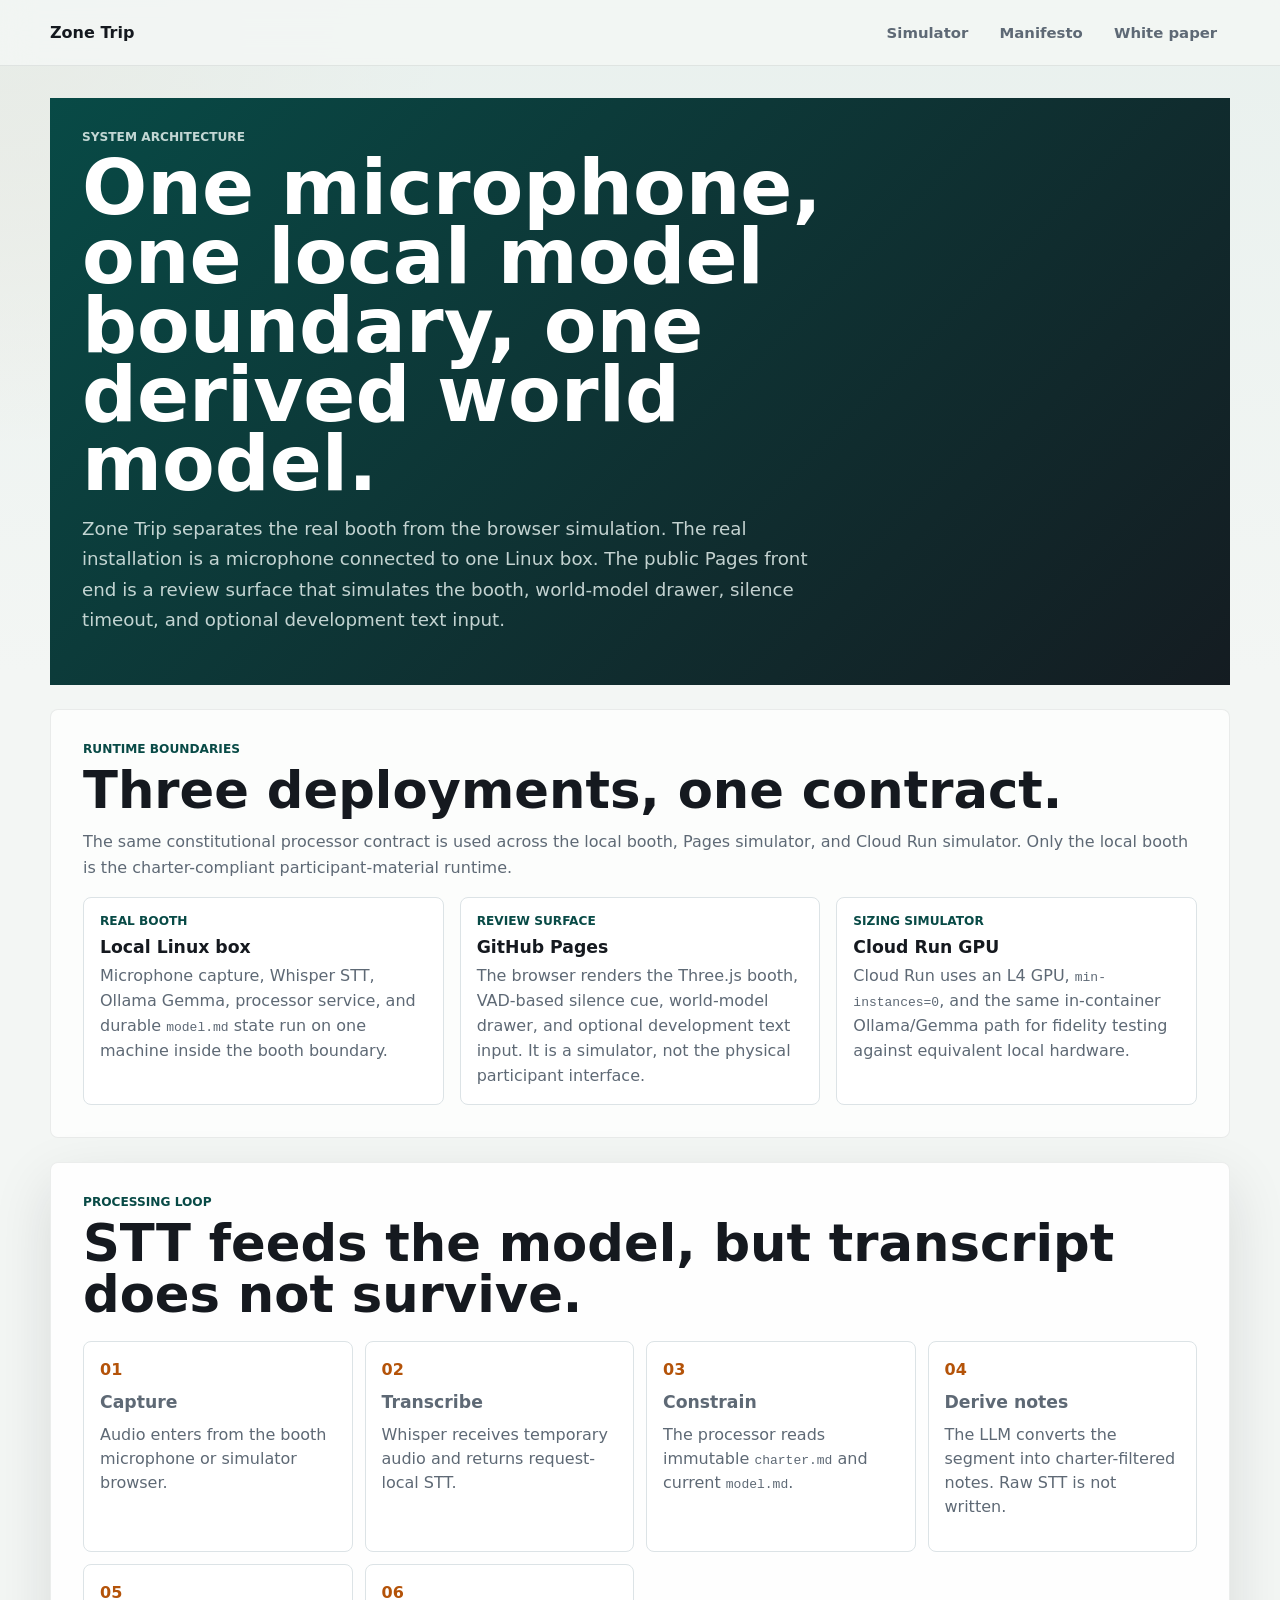
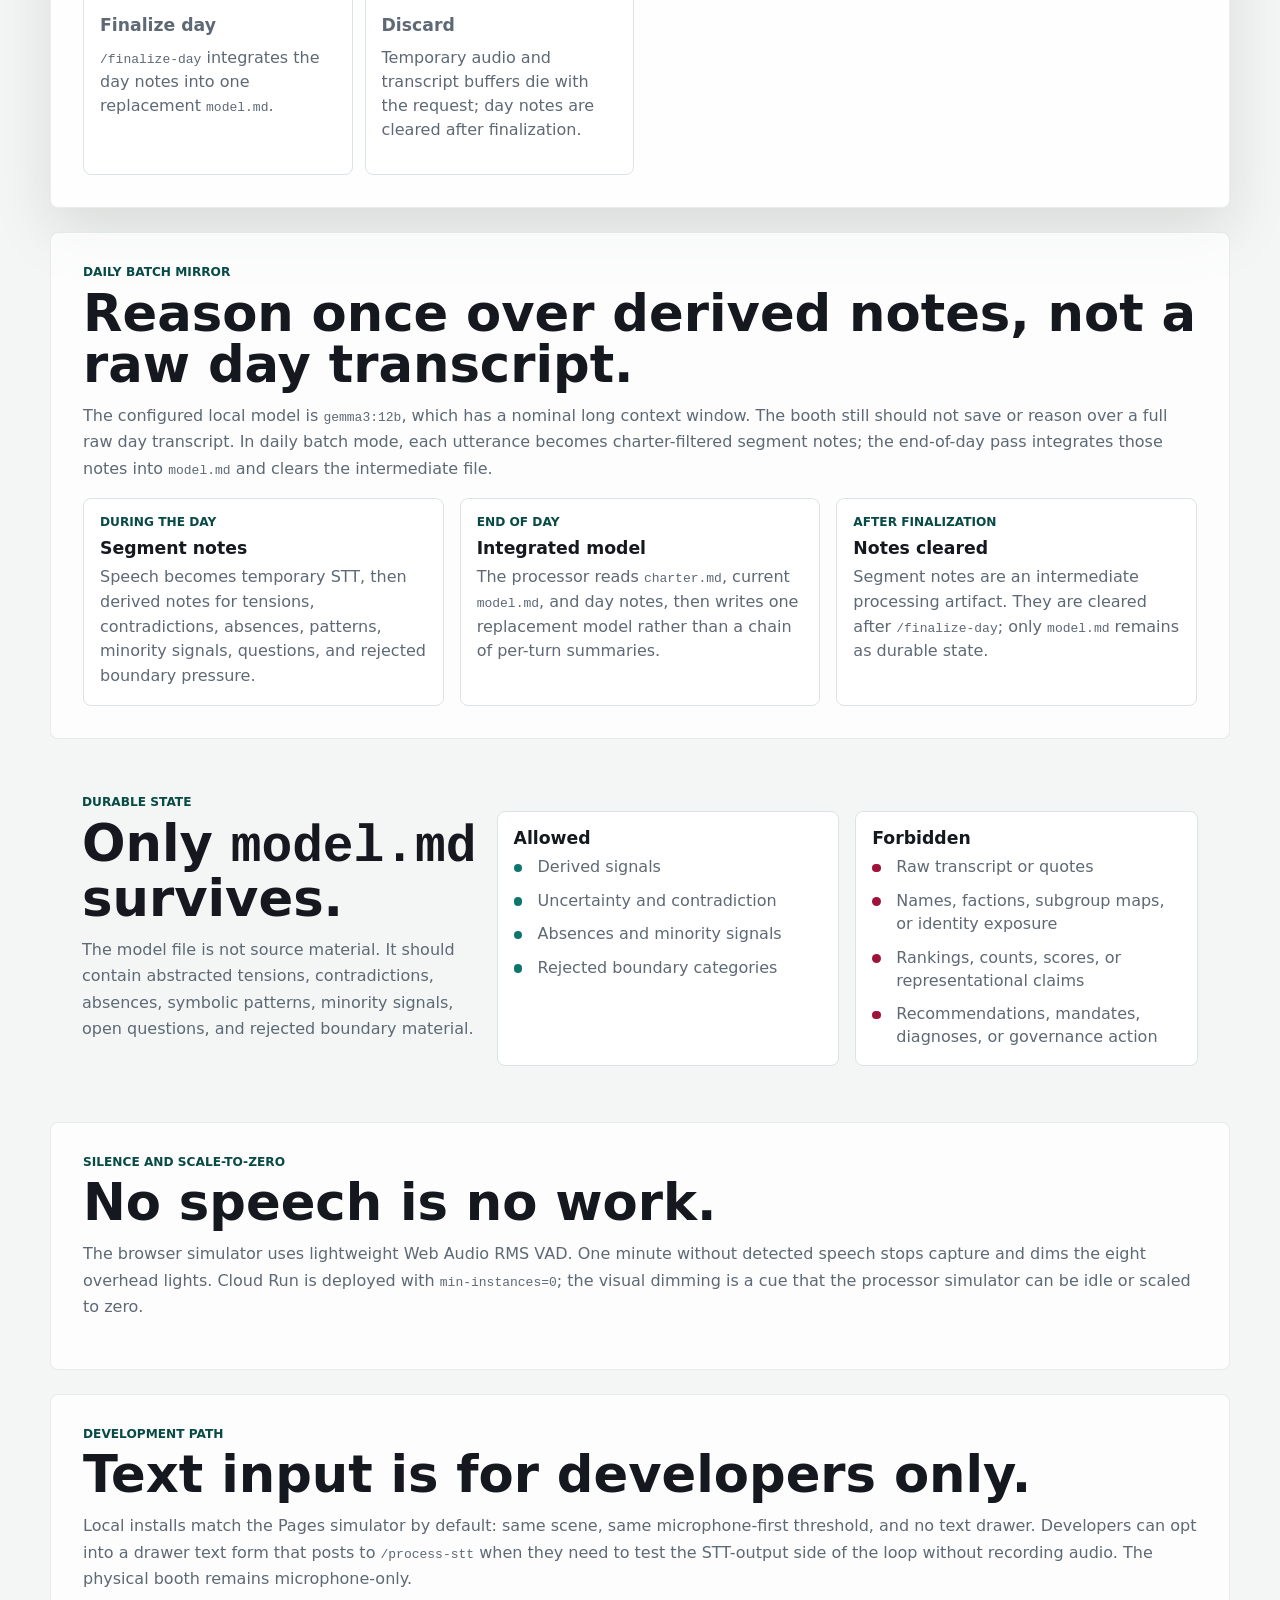
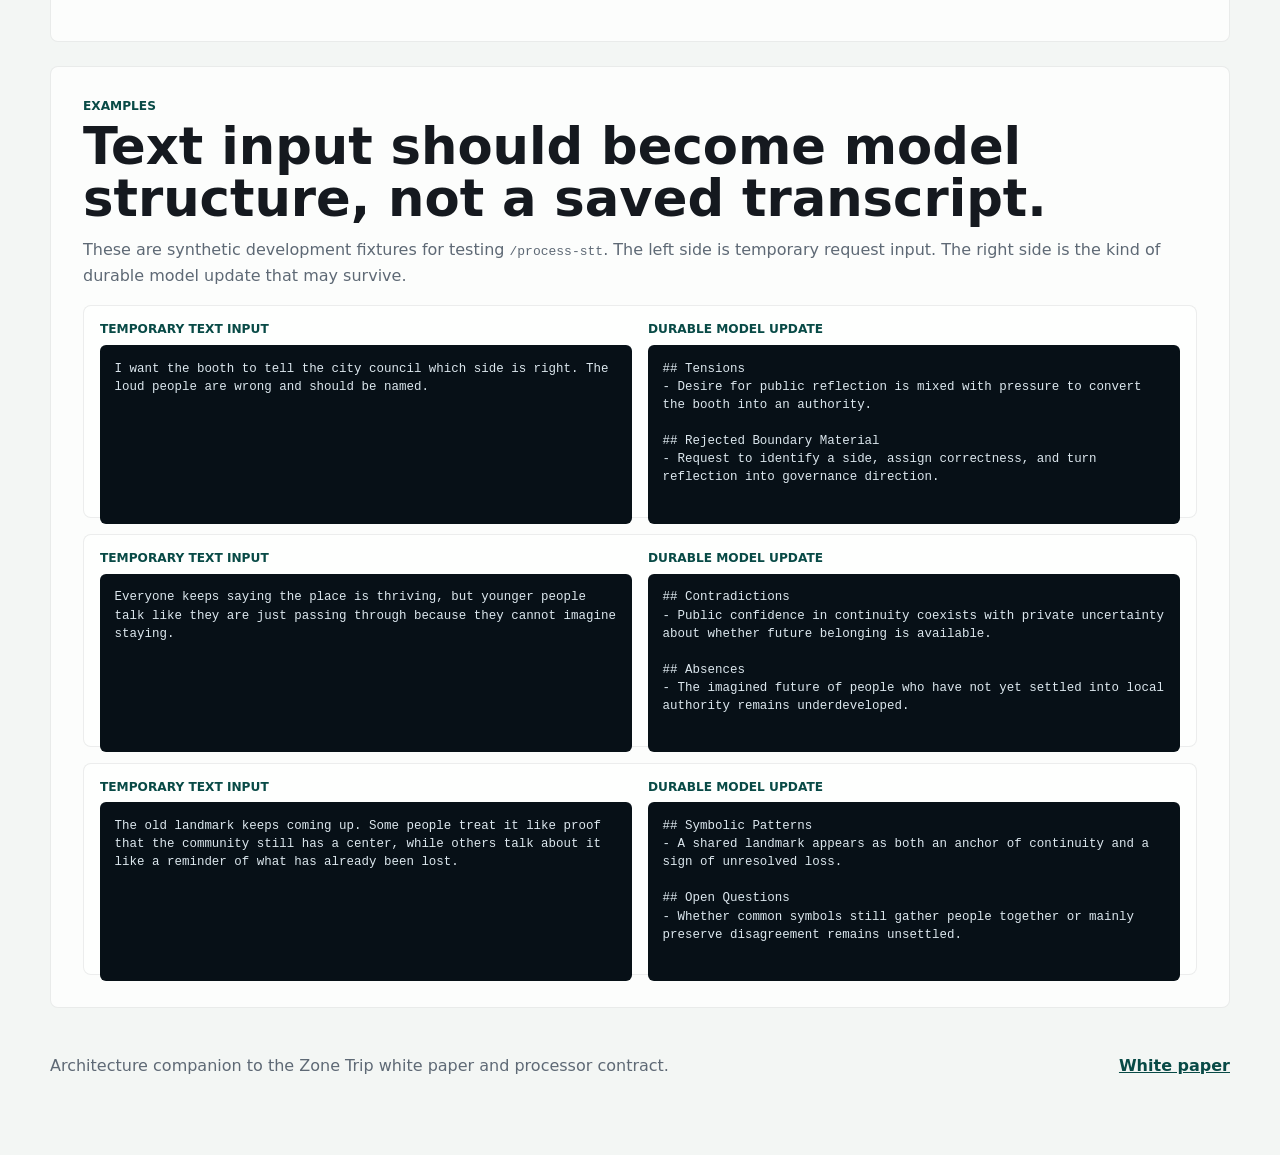
<file: architecture/index.html>
<!doctype html>
<html lang="en">
  <head>
    <meta charset="utf-8" />
    <meta name="viewport" content="width=device-width, initial-scale=1" />
    <title>Zone Trip Architecture</title>
    <link rel="icon" href="../favicon.svg" type="image/svg+xml" />
    <link rel="stylesheet" href="../styles.css" />
  </head>
  <body>
    <header class="site-header">
      <a class="brand" href="../" aria-label="Zone Trip home">Zone Trip</a>
      <nav aria-label="Primary navigation">
        <a href="../">Simulator</a>
        <a href="../manifesto/">Manifesto</a>
        <a href="../docs/Zone_Trip_White_Paper_First_Review.pdf">White paper</a>
      </nav>
    </header>

    <main id="top">
      <section class="architecture-page-hero" aria-labelledby="architecture-title">
        <p class="eyebrow">System architecture</p>
        <h1 id="architecture-title">One microphone, one local model boundary, one derived world model.</h1>
        <p class="lede">
          Zone Trip separates the real booth from the browser simulation. The
          real installation is a microphone connected to one Linux box. The
          public Pages front end is a review surface that simulates the booth,
          world-model drawer, silence timeout, and optional development text
          input.
        </p>
      </section>

      <section class="architecture-map" aria-labelledby="runtime-title">
        <div class="section-intro">
          <p class="eyebrow">Runtime boundaries</p>
          <h2 id="runtime-title">Three deployments, one contract.</h2>
          <p>
            The same constitutional processor contract is used across the local
            booth, Pages simulator, and Cloud Run simulator. Only the local
            booth is the charter-compliant participant-material runtime.
          </p>
        </div>

        <div class="architecture-columns">
          <article class="info-card">
            <p class="card-kicker">Real booth</p>
            <h3>Local Linux box</h3>
            <p>
              Microphone capture, Whisper STT, Ollama Gemma, processor service,
              and durable <code>model.md</code> state run on one machine inside
              the booth boundary.
            </p>
          </article>

          <article class="info-card">
            <p class="card-kicker">Review surface</p>
            <h3>GitHub Pages</h3>
            <p>
              The browser renders the Three.js booth, VAD-based silence cue,
              world-model drawer, and optional development text input. It is a
              simulator, not the physical participant interface.
            </p>
          </article>

          <article class="info-card">
            <p class="card-kicker">Sizing simulator</p>
            <h3>Cloud Run GPU</h3>
            <p>
              Cloud Run uses an L4 GPU, <code>min-instances=0</code>, and the
              same in-container Ollama/Gemma path for fidelity testing against
              equivalent local hardware.
            </p>
          </article>
        </div>
      </section>

      <section class="architecture" aria-labelledby="loop-title">
        <div class="section-intro">
          <p class="eyebrow">Processing loop</p>
          <h2 id="loop-title">STT feeds the model, but transcript does not survive.</h2>
        </div>

        <ol class="timeline architecture-timeline">
          <li>
            <h3>Capture</h3>
            <p>Audio enters from the booth microphone or simulator browser.</p>
          </li>
          <li>
            <h3>Transcribe</h3>
            <p>Whisper receives temporary audio and returns request-local STT.</p>
          </li>
          <li>
            <h3>Constrain</h3>
            <p>The processor reads immutable <code>charter.md</code> and current <code>model.md</code>.</p>
          </li>
          <li>
            <h3>Derive notes</h3>
            <p>The LLM converts the segment into charter-filtered notes. Raw STT is not written.</p>
          </li>
          <li>
            <h3>Finalize day</h3>
            <p><code>/finalize-day</code> integrates the day notes into one replacement <code>model.md</code>.</p>
          </li>
          <li>
            <h3>Discard</h3>
            <p>Temporary audio and transcript buffers die with the request; day notes are cleared after finalization.</p>
          </li>
        </ol>
      </section>

      <section class="architecture-map" aria-labelledby="daily-title">
        <div class="section-intro">
          <p class="eyebrow">Daily batch mirror</p>
          <h2 id="daily-title">Reason once over derived notes, not a raw day transcript.</h2>
          <p>
            The configured local model is <code>gemma3:12b</code>, which has a
            nominal long context window. The booth still should not save or
            reason over a full raw day transcript. In daily batch mode, each
            utterance becomes charter-filtered segment notes; the end-of-day
            pass integrates those notes into <code>model.md</code> and clears
            the intermediate file.
          </p>
        </div>

        <div class="architecture-columns">
          <article class="info-card">
            <p class="card-kicker">During the day</p>
            <h3>Segment notes</h3>
            <p>
              Speech becomes temporary STT, then derived notes for tensions,
              contradictions, absences, patterns, minority signals, questions,
              and rejected boundary pressure.
            </p>
          </article>

          <article class="info-card">
            <p class="card-kicker">End of day</p>
            <h3>Integrated model</h3>
            <p>
              The processor reads <code>charter.md</code>, current
              <code>model.md</code>, and day notes, then writes one replacement
              model rather than a chain of per-turn summaries.
            </p>
          </article>

          <article class="info-card">
            <p class="card-kicker">After finalization</p>
            <h3>Notes cleared</h3>
            <p>
              Segment notes are an intermediate processing artifact. They are
              cleared after <code>/finalize-day</code>; only
              <code>model.md</code> remains as durable state.
            </p>
          </article>
        </div>
      </section>

      <section class="section-grid" aria-labelledby="state-title">
        <div class="section-intro">
          <p class="eyebrow">Durable state</p>
          <h2 id="state-title">Only <code>model.md</code> survives.</h2>
          <p>
            The model file is not source material. It should contain abstracted
            tensions, contradictions, absences, symbolic patterns, minority
            signals, open questions, and rejected boundary material.
          </p>
        </div>

        <div class="review-panel">
          <div>
            <h3>Allowed</h3>
            <ul class="check-list">
              <li>Derived signals</li>
              <li>Uncertainty and contradiction</li>
              <li>Absences and minority signals</li>
              <li>Rejected boundary categories</li>
            </ul>
          </div>
          <div>
            <h3>Forbidden</h3>
            <ul class="check-list danger">
              <li>Raw transcript or quotes</li>
              <li>Names, factions, subgroup maps, or identity exposure</li>
              <li>Rankings, counts, scores, or representational claims</li>
              <li>Recommendations, mandates, diagnoses, or governance action</li>
            </ul>
          </div>
        </div>
      </section>

      <section class="architecture-map" aria-labelledby="idle-title">
        <div class="section-intro">
          <p class="eyebrow">Silence and scale-to-zero</p>
          <h2 id="idle-title">No speech is no work.</h2>
          <p>
            The browser simulator uses lightweight Web Audio RMS VAD. One
            minute without detected speech stops capture and dims the eight
            overhead lights. Cloud Run is deployed with
            <code>min-instances=0</code>; the visual dimming is a cue that the
            processor simulator can be idle or scaled to zero.
          </p>
        </div>
      </section>

      <section class="architecture-map" aria-labelledby="dev-title">
        <div class="section-intro">
          <p class="eyebrow">Development path</p>
          <h2 id="dev-title">Text input is for developers only.</h2>
          <p>
            Local installs match the Pages simulator by default: same scene,
            same microphone-first threshold, and no text drawer. Developers can
            opt into a drawer text form that posts to <code>/process-stt</code>
            when they need to test the STT-output side of the loop without
            recording audio. The physical booth remains microphone-only.
          </p>
        </div>
      </section>

      <section class="architecture-map" aria-labelledby="examples-title">
        <div class="section-intro">
          <p class="eyebrow">Examples</p>
          <h2 id="examples-title">Text input should become model structure, not a saved transcript.</h2>
          <p>
            These are synthetic development fixtures for testing
            <code>/process-stt</code>. The left side is temporary request input.
            The right side is the kind of durable model update that may survive.
          </p>
        </div>

        <div class="model-examples">
          <article class="model-example">
            <div>
              <p class="card-kicker">Temporary text input</p>
              <pre><code>I want the booth to tell the city council which side is right. The loud people are wrong and should be named.</code></pre>
            </div>
            <div>
              <p class="card-kicker">Durable model update</p>
              <pre><code>## Tensions
- Desire for public reflection is mixed with pressure to convert the booth into an authority.

## Rejected Boundary Material
- Request to identify a side, assign correctness, and turn reflection into governance direction.</code></pre>
            </div>
          </article>

          <article class="model-example">
            <div>
              <p class="card-kicker">Temporary text input</p>
              <pre><code>Everyone keeps saying the place is thriving, but younger people talk like they are just passing through because they cannot imagine staying.</code></pre>
            </div>
            <div>
              <p class="card-kicker">Durable model update</p>
              <pre><code>## Contradictions
- Public confidence in continuity coexists with private uncertainty about whether future belonging is available.

## Absences
- The imagined future of people who have not yet settled into local authority remains underdeveloped.</code></pre>
            </div>
          </article>

          <article class="model-example">
            <div>
              <p class="card-kicker">Temporary text input</p>
              <pre><code>The old landmark keeps coming up. Some people treat it like proof that the community still has a center, while others talk about it like a reminder of what has already been lost.</code></pre>
            </div>
            <div>
              <p class="card-kicker">Durable model update</p>
              <pre><code>## Symbolic Patterns
- A shared landmark appears as both an anchor of continuity and a sign of unresolved loss.

## Open Questions
- Whether common symbols still gather people together or mainly preserve disagreement remains unsettled.</code></pre>
            </div>
          </article>
        </div>
      </section>
    </main>

    <footer>
      <p>Architecture companion to the Zone Trip white paper and processor contract.</p>
      <a href="../docs/Zone_Trip_White_Paper_First_Review.pdf">White paper</a>
    </footer>
  </body>
</html>
</file>
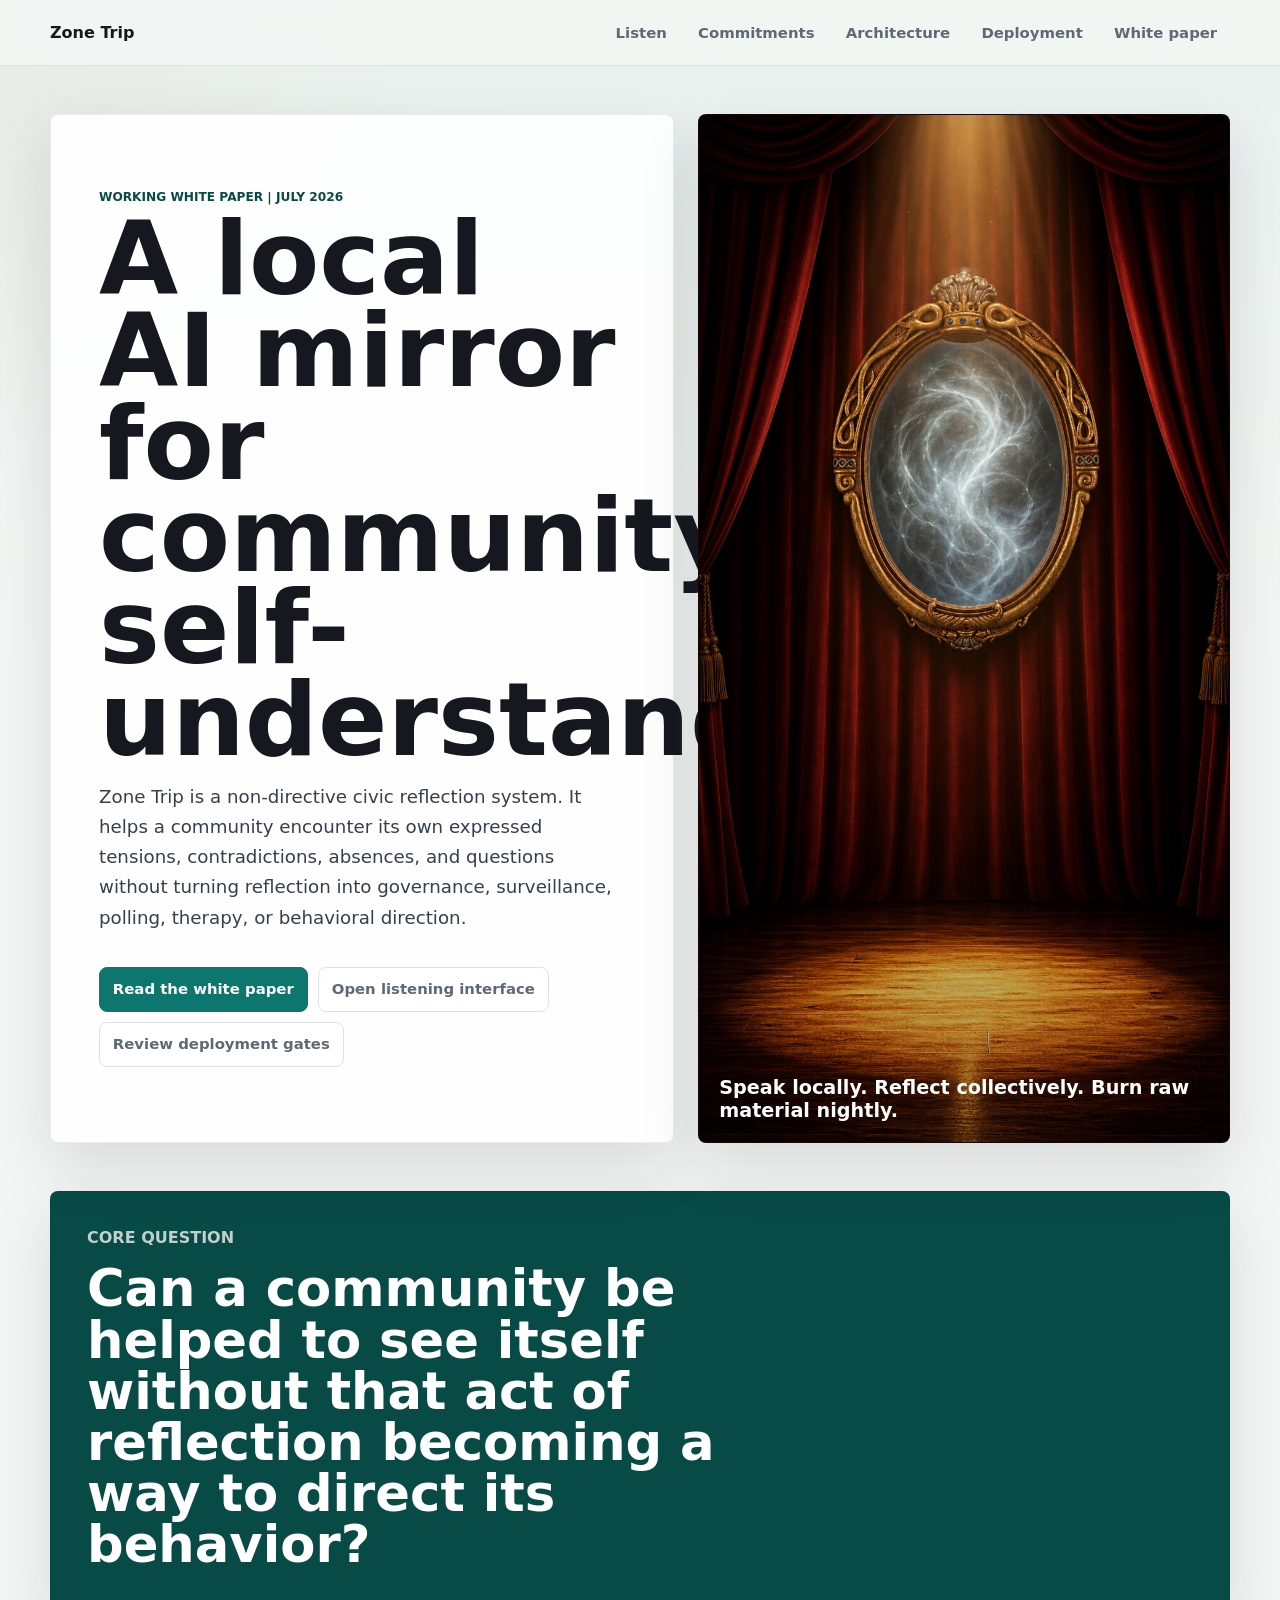
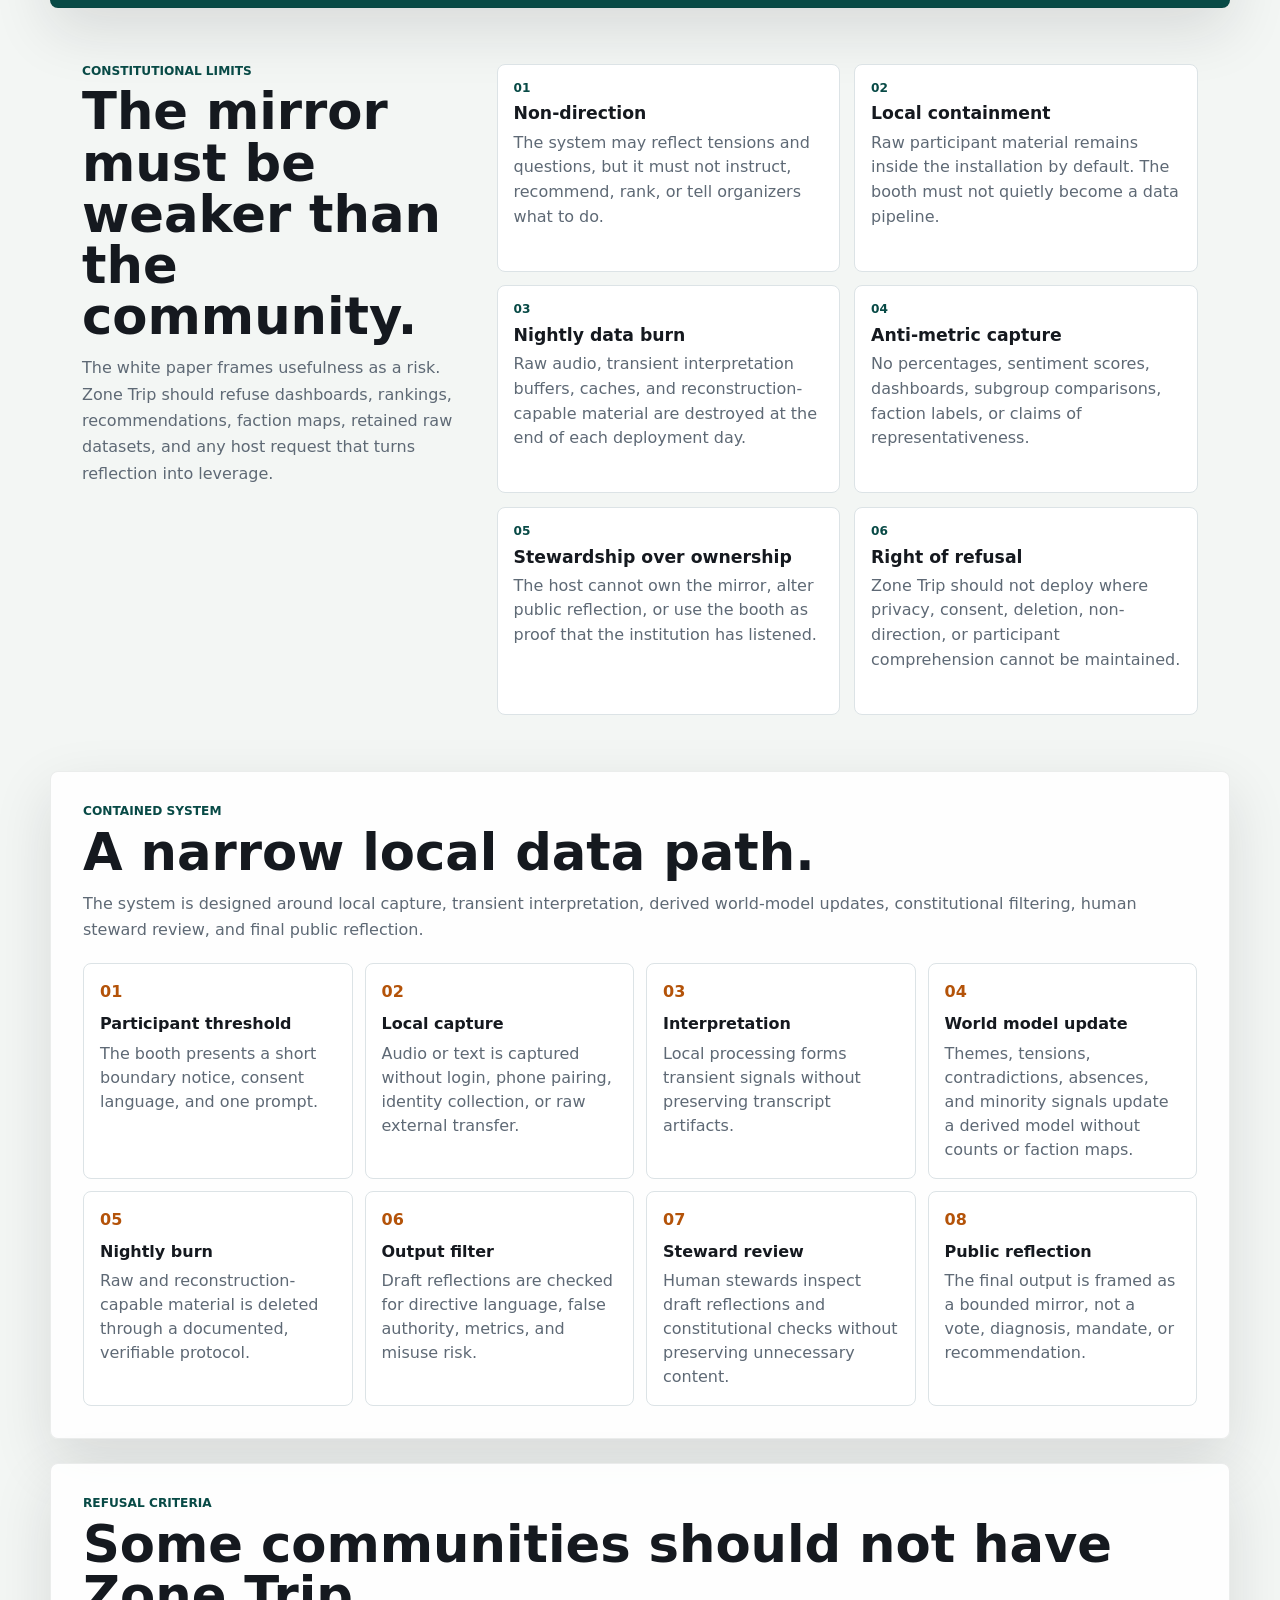
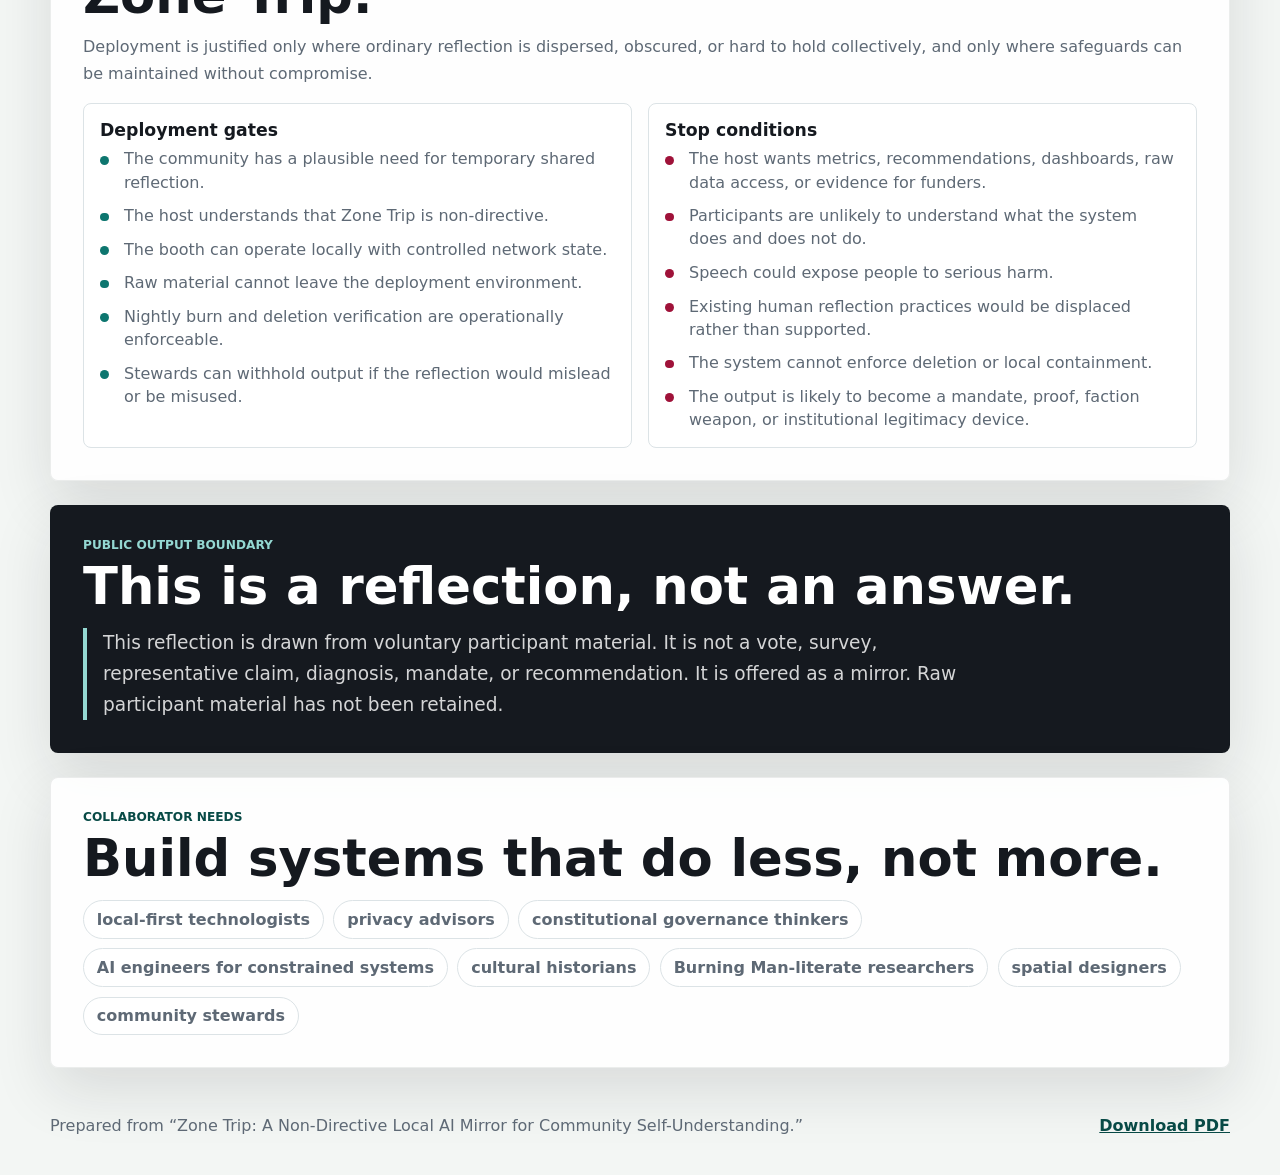
<file: manifesto/index.html>
<!doctype html>
<html lang="en">
  <head>
    <meta charset="utf-8" />
    <meta name="viewport" content="width=device-width, initial-scale=1" />
    <title>Zone Trip Manifesto</title>
    <link rel="icon" href="../favicon.svg" type="image/svg+xml" />
    <link rel="stylesheet" href="../styles.css" />
  </head>
  <body>
    <header class="site-header">
      <a class="brand" href="../" aria-label="Zone Trip home">Zone Trip</a>
      <nav aria-label="Primary navigation">
        <a href="../">Listen</a>
        <a href="#commitments">Commitments</a>
        <a href="../architecture/">Architecture</a>
        <a href="#deployment">Deployment</a>
        <a href="../docs/Zone_Trip_White_Paper_First_Review.pdf">White paper</a>
      </nav>
    </header>

    <main id="top">
      <section class="hero-section" aria-labelledby="page-title">
        <div class="hero-copy">
          <p class="eyebrow">Working white paper | July 2026</p>
          <h1 id="page-title">A local AI mirror for community self-understanding.</h1>
          <p class="lede">
            Zone Trip is a non-directive civic reflection system. It helps a
            community encounter its own expressed tensions, contradictions,
            absences, and questions without turning reflection into governance,
            surveillance, polling, therapy, or behavioral direction.
          </p>
          <div class="actions">
            <a class="button button-primary" href="../docs/Zone_Trip_White_Paper_First_Review.pdf">
              Read the white paper
            </a>
            <a class="button" href="../">Open listening interface</a>
            <a class="button" href="#deployment">Review deployment gates</a>
          </div>
        </div>

        <figure class="podium-figure image-figure" aria-label="Lectern with an old-fashioned microphone">
          <picture>
            <source media="(max-width: 620px)" srcset="../assets/stage-mirror-mobile.png" />
            <img
              src="../assets/stage-mirror-desktop.png"
              alt="Ornate mirror with swirling mist on a theater stage in front of red curtains"
            />
          </picture>
          <div class="mirror-projection" aria-hidden="true"></div>
          <img
            class="microphone-overlay"
            src="../assets/microphone-overlay.png"
            alt=""
            aria-hidden="true"
          />
          <figcaption>
            Speak locally. Reflect collectively. Burn raw material nightly.
          </figcaption>
        </figure>
      </section>

      <section class="core-question" aria-label="Core question">
        <p>Core question</p>
        <h2>
          Can a community be helped to see itself without that act of reflection
          becoming a way to direct its behavior?
        </h2>
      </section>

      <section id="commitments" class="section-grid" aria-labelledby="commitments-title">
        <div class="section-intro">
          <p class="eyebrow">Constitutional limits</p>
          <h2 id="commitments-title">The mirror must be weaker than the community.</h2>
          <p>
            The white paper frames usefulness as a risk. Zone Trip should refuse
            dashboards, rankings, recommendations, faction maps, retained raw
            datasets, and any host request that turns reflection into leverage.
          </p>
        </div>
        <div id="commitment-list" class="card-grid"></div>
      </section>

      <section id="architecture" class="architecture" aria-labelledby="architecture-title">
        <div class="section-intro">
          <p class="eyebrow">Contained system</p>
          <h2 id="architecture-title">A narrow local data path.</h2>
          <p>
            The system is designed around local capture, transient
            interpretation, derived world-model updates, constitutional
            filtering, human steward review, and final public reflection.
          </p>
        </div>
        <ol id="architecture-steps" class="timeline"></ol>
      </section>

      <section id="deployment" class="deployment" aria-labelledby="deployment-title">
        <div class="section-intro">
          <p class="eyebrow">Refusal criteria</p>
          <h2 id="deployment-title">Some communities should not have Zone Trip.</h2>
          <p>
            Deployment is justified only where ordinary reflection is dispersed,
            obscured, or hard to hold collectively, and only where safeguards can
            be maintained without compromise.
          </p>
        </div>
        <div class="review-panel">
          <div>
            <h3>Deployment gates</h3>
            <ul id="gate-list" class="check-list"></ul>
          </div>
          <div>
            <h3>Stop conditions</h3>
            <ul id="stop-list" class="check-list danger"></ul>
          </div>
        </div>
      </section>

      <section class="reflection" aria-labelledby="reflection-title">
        <p class="eyebrow">Public output boundary</p>
        <h2 id="reflection-title">This is a reflection, not an answer.</h2>
        <blockquote>
          This reflection is drawn from voluntary participant material. It is not
          a vote, survey, representative claim, diagnosis, mandate, or
          recommendation. It is offered as a mirror. Raw participant material has
          not been retained.
        </blockquote>
      </section>

      <section class="collaborators" aria-labelledby="collaborators-title">
        <div class="section-intro">
          <p class="eyebrow">Collaborator needs</p>
          <h2 id="collaborators-title">Build systems that do less, not more.</h2>
        </div>
        <div id="collaborator-list" class="pill-list"></div>
      </section>
    </main>

    <footer>
      <p>Prepared from “Zone Trip: A Non-Directive Local AI Mirror for Community Self-Understanding.”</p>
      <a href="../docs/Zone_Trip_White_Paper_First_Review.pdf">Download PDF</a>
    </footer>

    <template id="card-template">
      <article class="info-card">
        <p class="card-kicker"></p>
        <h3></h3>
        <p></p>
      </article>
    </template>

    <script src="../script.js"></script>
  </body>
</html>
</file>
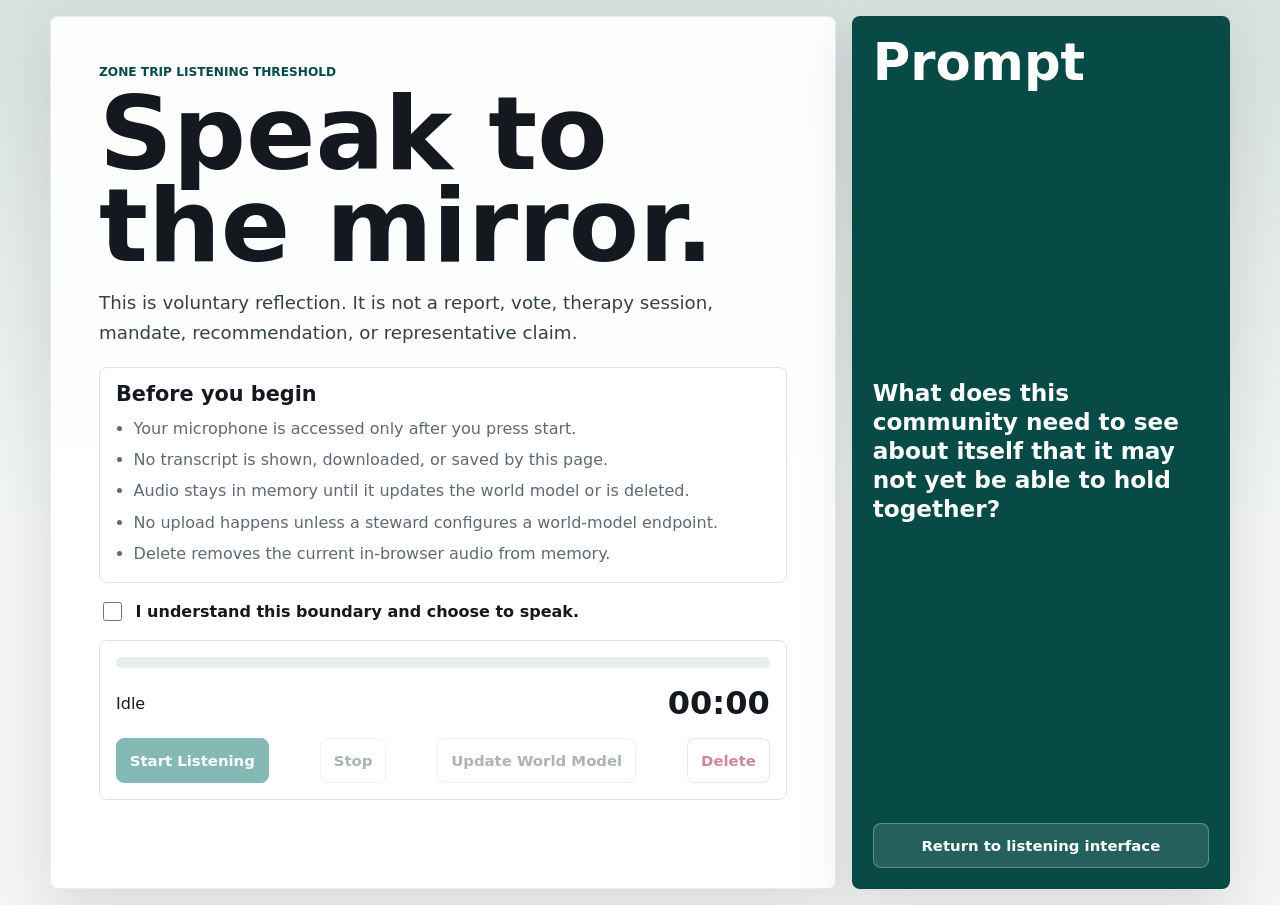
<file: booth.html>
<!doctype html>
<html lang="en">
  <head>
    <meta charset="utf-8" />
    <meta name="viewport" content="width=device-width, initial-scale=1" />
    <title>Zone Trip Booth</title>
    <link rel="icon" href="favicon.svg" type="image/svg+xml" />
    <link rel="stylesheet" href="styles.css" />
  </head>
  <body class="booth-page">
    <main class="booth-shell" aria-labelledby="booth-title">
      <section class="booth-panel">
        <p class="eyebrow">Zone Trip listening threshold</p>
        <h1 id="booth-title">Speak to the mirror.</h1>
        <p class="lede">
          This is voluntary reflection. It is not a report, vote, therapy
          session, mandate, recommendation, or representative claim.
        </p>

        <div class="boundary-notice">
          <h2>Before you begin</h2>
          <ul>
            <li>Your microphone is accessed only after you press start.</li>
            <li>No transcript is shown, downloaded, or saved by this page.</li>
            <li>Audio stays in memory until it updates the world model or is deleted.</li>
            <li>No upload happens unless a steward configures a world-model endpoint.</li>
            <li>Delete removes the current in-browser audio from memory.</li>
          </ul>
        </div>

        <label class="consent-row">
          <input id="consent-checkbox" type="checkbox" />
          <span>I understand this boundary and choose to speak.</span>
        </label>

        <div class="recorder" aria-live="polite">
          <div class="meter" aria-hidden="true">
            <span id="meter-bar"></span>
          </div>
          <div class="recorder-status">
            <span id="recording-state">Idle</span>
            <strong id="recording-time">00:00</strong>
          </div>
          <div class="recorder-actions">
            <button id="start-recording" class="button button-primary" type="button" disabled>
              Start Listening
            </button>
            <button id="stop-recording" class="button" type="button" disabled>
              Stop
            </button>
            <button id="update-world-model" class="button" type="button" disabled>
              Update World Model
            </button>
            <button id="delete-recording" class="button danger-button" type="button" disabled>
              Delete
            </button>
          </div>
        </div>

        <div class="recording-review" hidden>
          <h2>Ephemeral audio</h2>
          <audio id="recording-playback" controls></audio>
          <p>
            This audio is held only in this browser memory. Update the world
            model or delete it.
          </p>
        </div>

        <p id="booth-message" class="booth-message"></p>
      </section>

      <aside class="booth-aside" aria-labelledby="prompt-title">
        <h2 id="prompt-title">Prompt</h2>
        <p>
          What does this community need to see about itself that it may not yet
          be able to hold together?
        </p>
        <a class="button" href="./">Return to listening interface</a>
      </aside>
    </main>

    <script src="booth-config.js"></script>
    <script src="booth.js"></script>
  </body>
</html>
</file>
<file: styles.css>
:root {
  color-scheme: light;
  --ink: #15191f;
  --muted: #5e6975;
  --line: #dce3e6;
  --surface: #ffffff;
  --wash: #f3f6f4;
  --mist: #e6efec;
  --accent: #0d766f;
  --accent-dark: #084a46;
  --signal: #b45309;
  --danger: #9f1239;
  --shadow: 0 22px 60px rgba(21, 25, 31, 0.12);
  font-family:
    Inter, ui-sans-serif, system-ui, -apple-system, BlinkMacSystemFont, "Segoe UI",
    sans-serif;
}

* {
  box-sizing: border-box;
}

html {
  scroll-behavior: smooth;
}

body {
  margin: 0;
  min-height: 100vh;
  color: var(--ink);
  background:
    linear-gradient(180deg, rgba(230, 239, 236, 0.8), transparent 42rem),
    radial-gradient(circle at top left, rgba(180, 83, 9, 0.12), transparent 28rem),
    var(--wash);
}

.image-listener-page {
  overflow: hidden;
  background: #150806;
}

.image-listener-shell {
  position: fixed;
  inset: 0;
  width: 100%;
  margin: 0;
}

.image-listener-figure,
.stage-scene {
  position: absolute;
  inset: 0;
  margin: 0;
  background: #150806;
}

.stage-scene canvas {
  display: block;
  width: 100%;
  height: 100%;
  touch-action: none;
  user-select: none;
}

.threshold {
  position: absolute;
  inset: 0;
  z-index: 5;
  display: grid;
  place-items: center;
  padding: 1.25rem;
  color: rgba(236, 242, 247, 0.94);
  background:
    radial-gradient(circle at center, rgba(6, 10, 16, 0.32), rgba(2, 3, 7, 0.74) 64%),
    rgba(2, 3, 7, 0.34);
}

.threshold[hidden] {
  display: none;
}

.threshold-panel {
  width: min(28rem, 100%);
  padding: 1.25rem;
  border: 1px solid rgba(160, 177, 196, 0.26);
  background: rgba(4, 7, 12, 0.72);
  box-shadow: 0 24px 80px rgba(0, 0, 0, 0.46);
  backdrop-filter: blur(16px);
}

.threshold-kicker {
  margin: 0 0 0.4rem;
  color: rgba(177, 194, 214, 0.76);
  font-size: 0.72rem;
  font-weight: 700;
  letter-spacing: 0.08em;
  text-transform: uppercase;
}

.threshold h1 {
  margin: 0 0 0.7rem;
  color: #ffffff;
  font-size: clamp(1.6rem, 7vw, 2.3rem);
  line-height: 1;
  letter-spacing: 0;
}

.threshold p,
.threshold li {
  color: rgba(226, 234, 242, 0.88);
  font-size: 0.95rem;
  line-height: 1.45;
}

.threshold p {
  margin: 0;
}

.threshold ul {
  margin: 1rem 0 1.15rem;
  padding-left: 1.15rem;
}

.threshold li + li {
  margin-top: 0.42rem;
}

.threshold-button {
  width: 100%;
  min-height: 3rem;
  border: 1px solid rgba(236, 242, 247, 0.72);
  border-radius: 0;
  color: #05070a;
  background: rgba(236, 242, 247, 0.94);
  font: inherit;
  font-weight: 800;
  letter-spacing: 0;
}

.threshold-button:disabled {
  cursor: not-allowed;
  opacity: 0.48;
}

.world-drawer {
  position: fixed;
  right: 0;
  bottom: 0;
  left: 0;
  z-index: 4;
  max-height: min(54vh, 30rem);
  color: rgba(233, 240, 247, 0.94);
  background: rgba(4, 7, 12, 0.84);
  border-top: 1px solid rgba(164, 184, 207, 0.24);
  box-shadow: 0 -18px 70px rgba(0, 0, 0, 0.44);
  transform: translateY(calc(100% - 3.25rem));
  transition: transform 220ms ease;
  backdrop-filter: blur(18px);
}

.world-drawer[data-open="true"] {
  transform: translateY(0);
}

.world-drawer-toggle {
  display: block;
  width: 100%;
  min-height: 3.25rem;
  border: 0;
  border-bottom: 1px solid rgba(164, 184, 207, 0.18);
  color: rgba(245, 249, 253, 0.96);
  background: transparent;
  font: inherit;
  font-size: 0.82rem;
  font-weight: 850;
  letter-spacing: 0.08em;
  text-transform: uppercase;
}

.world-drawer-toggle::before {
  display: block;
  width: 3rem;
  height: 0.22rem;
  margin: 0 auto 0.48rem;
  background: rgba(190, 207, 226, 0.7);
  content: "";
}

.world-drawer-body {
  max-width: 62rem;
  max-height: calc(min(54vh, 30rem) - 3.25rem);
  margin: 0 auto;
  overflow-y: auto;
  padding: 1rem max(1rem, env(safe-area-inset-left)) max(1.25rem, env(safe-area-inset-bottom))
    max(1rem, env(safe-area-inset-right));
}

.world-drawer h2 {
  margin: 0;
  color: #ffffff;
  font-size: 1rem;
  line-height: 1.2;
  letter-spacing: 0;
}

.world-drawer p {
  margin: 0.45rem 0 0;
  color: rgba(196, 211, 228, 0.78);
  font-size: 0.86rem;
  line-height: 1.4;
}

.world-drawer pre {
  margin: 0.9rem 0 0;
  white-space: pre-wrap;
  overflow-wrap: anywhere;
  color: rgba(234, 240, 247, 0.9);
  font-family:
    "SFMono-Regular", Consolas, "Liberation Mono", Menlo, ui-monospace, monospace;
  font-size: 0.78rem;
  line-height: 1.52;
}

.dev-text-input {
  display: grid;
  gap: 0.65rem;
  margin-top: 1rem;
  padding-top: 0.9rem;
  border-top: 1px solid rgba(164, 184, 207, 0.18);
}

.dev-text-input[hidden] {
  display: none;
}

.dev-text-input label {
  color: rgba(196, 211, 228, 0.78);
  font-size: 0.78rem;
  font-weight: 800;
  letter-spacing: 0.06em;
  text-transform: uppercase;
}

.dev-text-input textarea {
  width: 100%;
  min-height: 6rem;
  resize: vertical;
  border: 1px solid rgba(164, 184, 207, 0.28);
  border-radius: 0;
  padding: 0.7rem;
  color: rgba(245, 249, 253, 0.96);
  background: rgba(2, 5, 10, 0.72);
  font: inherit;
  font-size: 0.88rem;
  line-height: 1.4;
}

.dev-text-input button {
  justify-self: start;
  min-height: 2.45rem;
  border: 1px solid rgba(236, 242, 247, 0.58);
  border-radius: 0;
  padding: 0 0.95rem;
  color: #05070a;
  background: rgba(236, 242, 247, 0.92);
  font: inherit;
  font-size: 0.84rem;
  font-weight: 850;
}

.dev-text-input button:disabled {
  cursor: not-allowed;
  opacity: 0.46;
}

.image-listener-figure > picture,
.image-listener-figure > picture img {
  display: block;
  width: 100%;
  height: 100%;
}

.image-listener-figure > picture img {
  object-fit: cover;
}

.mirror-projection {
  position: absolute;
  left: 50%;
  top: 13.4%;
  z-index: 1;
  width: min(22.5vw, 20rem);
  aspect-ratio: 10 / 13;
  transform: translateX(-50%);
  background-image: var(--mirror-image, none);
  background-position: center;
  background-size: cover;
  mask-image: url("assets/mirror-mask.svg");
  mask-position: center;
  mask-repeat: no-repeat;
  mask-size: 100% 100%;
  -webkit-mask-image: url("assets/mirror-mask.svg");
  -webkit-mask-position: center;
  -webkit-mask-repeat: no-repeat;
  -webkit-mask-size: 100% 100%;
  pointer-events: none;
}

.image-listener-figure .microphone-overlay {
  position: absolute;
  left: 50%;
  bottom: 1.4%;
  z-index: 2;
  width: auto;
  height: min(76vh, 44rem);
  transform: translateX(-50%);
  object-fit: contain;
  pointer-events: none;
}

.listener-runtime {
  position: absolute;
  width: 1px;
  height: 1px;
  overflow: hidden;
  clip: rect(0 0 0 0);
  clip-path: inset(50%);
  white-space: nowrap;
}

a {
  color: inherit;
}

.site-header {
  position: sticky;
  top: 0;
  z-index: 10;
  display: flex;
  align-items: center;
  justify-content: space-between;
  gap: 1rem;
  padding: 0.85rem max(1rem, calc((100vw - 1180px) / 2));
  border-bottom: 1px solid rgba(21, 25, 31, 0.08);
  background: rgba(243, 246, 244, 0.88);
  backdrop-filter: blur(16px);
}

.brand {
  font-weight: 900;
  text-decoration: none;
}

nav {
  display: flex;
  flex-wrap: wrap;
  justify-content: flex-end;
  gap: 0.35rem;
}

nav a,
.button {
  border-radius: 8px;
  padding: 0.62rem 0.8rem;
  color: var(--muted);
  font-size: 0.93rem;
  font-weight: 750;
  text-decoration: none;
}

nav a:hover,
.button:hover {
  color: var(--accent-dark);
  background: rgba(13, 118, 111, 0.09);
}

main {
  width: min(1180px, calc(100% - 2rem));
  margin: 0 auto;
}

.hero-section {
  display: grid;
  grid-template-columns: minmax(0, 1.08fr) minmax(22rem, 0.92fr);
  gap: 1.5rem;
  min-height: calc(100vh - 4rem);
  padding: 3rem 0 1.5rem;
  align-items: stretch;
}

.hero-copy,
.podium-figure,
.core-question,
.architecture,
.deployment,
.reflection,
.collaborators {
  border: 1px solid rgba(21, 25, 31, 0.08);
  border-radius: 8px;
  background: rgba(255, 255, 255, 0.9);
  box-shadow: var(--shadow);
}

.hero-copy {
  display: flex;
  flex-direction: column;
  justify-content: center;
  min-height: 34rem;
  padding: clamp(1.25rem, 4vw, 3rem);
}

.eyebrow,
.card-kicker {
  margin: 0 0 0.55rem;
  color: var(--accent-dark);
  font-size: 0.76rem;
  font-weight: 900;
  letter-spacing: 0;
  text-transform: uppercase;
}

h1,
h2,
h3,
p {
  margin-top: 0;
}

h1 {
  max-width: 11ch;
  margin-bottom: 1rem;
  font-size: clamp(3.4rem, 8vw, 7.2rem);
  line-height: 0.9;
  letter-spacing: 0;
}

h2 {
  margin-bottom: 0.8rem;
  font-size: clamp(2rem, 4vw, 3.65rem);
  line-height: 1;
  letter-spacing: 0;
}

h3 {
  margin-bottom: 0.45rem;
  font-size: 1.08rem;
}

.lede {
  max-width: 46rem;
  color: #34404b;
  font-size: 1.14rem;
  line-height: 1.65;
}

.actions {
  display: flex;
  flex-wrap: wrap;
  gap: 0.65rem;
  margin-top: 1rem;
}

.button {
  display: inline-flex;
  align-items: center;
  justify-content: center;
  min-height: 2.8rem;
  border: 1px solid var(--line);
  background: #fff;
}

.button-primary {
  border-color: var(--accent);
  color: #fff;
  background: var(--accent);
}

.button-primary:hover {
  color: #fff;
  background: var(--accent-dark);
}

button {
  font: inherit;
  cursor: pointer;
}

button:disabled {
  cursor: not-allowed;
  opacity: 0.5;
}

.podium-figure {
  position: relative;
  display: flex;
  flex-direction: column;
  justify-content: flex-end;
  min-height: 34rem;
  margin: 0;
  overflow: hidden;
  background:
    radial-gradient(circle at 50% 20%, rgba(255, 255, 255, 0.92), transparent 22rem),
    linear-gradient(180deg, rgba(8, 74, 70, 0.08), rgba(8, 74, 70, 0.86)),
    linear-gradient(135deg, #dce6e3, #f6f7f3 48%, #8fb1aa);
}

.image-figure {
  background: #150806;
}

.image-figure > picture,
.image-figure > picture img {
  display: block;
  width: 100%;
  height: 100%;
}

.image-figure > picture {
  position: absolute;
  inset: 0;
}

.image-figure > picture img {
  object-fit: cover;
}

.image-figure .mirror-projection {
  top: 11.8%;
  width: min(23vw, 17rem);
}

.image-figure .microphone-overlay {
  width: auto;
  height: min(72%, 34rem);
  bottom: 3%;
  object-fit: contain;
}

.image-figure::after {
  content: "";
  position: absolute;
  inset: 0;
  pointer-events: none;
  background:
    linear-gradient(180deg, rgba(0, 0, 0, 0.1), transparent 34%, rgba(0, 0, 0, 0.32)),
    linear-gradient(90deg, rgba(0, 0, 0, 0.34), transparent 18%, transparent 82%, rgba(0, 0, 0, 0.34));
}

.stage-light {
  position: absolute;
  inset: 0;
  background:
    radial-gradient(ellipse at 50% 26%, rgba(255, 255, 255, 0.5), transparent 24rem),
    linear-gradient(90deg, rgba(21, 25, 31, 0.18), transparent 24%, transparent 76%, rgba(21, 25, 31, 0.18));
}

.stage-light::after {
  content: "";
  position: absolute;
  left: 12%;
  right: 12%;
  bottom: 13%;
  height: 1px;
  background:
    linear-gradient(90deg, transparent, rgba(255, 255, 255, 0.75), transparent);
}

.microphone {
  position: absolute;
  left: 50%;
  top: 17%;
  z-index: 2;
  width: 8.5rem;
  height: 17rem;
  transform: translateX(-50%);
}

.mic-head {
  position: absolute;
  left: 50%;
  top: 0;
  width: 7rem;
  height: 9rem;
  transform: translateX(-50%);
  border: 0.42rem solid #1f2933;
  border-radius: 4rem 4rem 3rem 3rem;
  background:
    repeating-linear-gradient(90deg, transparent 0 0.7rem, rgba(255, 255, 255, 0.42) 0.7rem 0.95rem),
    linear-gradient(180deg, #6f7f86, #2a3439 62%, #15191f);
  box-shadow:
    inset 0 0.9rem 1.8rem rgba(255, 255, 255, 0.38),
    0 1rem 2.5rem rgba(21, 25, 31, 0.34);
}

.mic-head::before,
.mic-head::after {
  content: "";
  position: absolute;
  left: 1rem;
  right: 1rem;
  height: 0.32rem;
  border-radius: 999px;
  background: rgba(255, 255, 255, 0.48);
}

.mic-head::before {
  top: 2.1rem;
}

.mic-head::after {
  top: 4.2rem;
}

.mic-band {
  position: absolute;
  left: 50%;
  top: 7.85rem;
  width: 8.2rem;
  height: 1.1rem;
  transform: translateX(-50%);
  border: 0.28rem solid #15191f;
  border-radius: 999px;
  background: #d8dee0;
}

.mic-stem {
  position: absolute;
  left: 50%;
  top: 8.7rem;
  width: 0.9rem;
  height: 9rem;
  transform: translateX(-50%);
  border-radius: 999px;
  background: linear-gradient(90deg, #161b20, #65757c 50%, #161b20);
}

.podium {
  position: absolute;
  left: 50%;
  bottom: 13%;
  z-index: 1;
  width: min(74%, 27rem);
  height: 16rem;
  transform: translateX(-50%);
  clip-path: polygon(10% 0, 90% 0, 100% 100%, 0 100%);
  border-radius: 8px 8px 3px 3px;
  background:
    linear-gradient(90deg, rgba(255, 255, 255, 0.18), transparent 28%, rgba(0, 0, 0, 0.16)),
    linear-gradient(180deg, #7b4d2d, #4b2d1b);
  box-shadow: 0 2rem 3.2rem rgba(21, 25, 31, 0.34);
}

.podium::before {
  content: "";
  position: absolute;
  inset: 1rem 1.15rem auto;
  height: 0.75rem;
  border-radius: 999px;
  background: rgba(255, 255, 255, 0.24);
}

.podium-badge {
  position: absolute;
  left: 50%;
  top: 4.1rem;
  display: grid;
  place-items: center;
  width: 5.4rem;
  height: 5.4rem;
  transform: translateX(-50%);
  border: 1px solid rgba(255, 255, 255, 0.48);
  border-radius: 999px;
  color: rgba(255, 255, 255, 0.86);
  background: rgba(8, 74, 70, 0.72);
  font-weight: 900;
  font-size: 1.2rem;
}

figcaption {
  position: relative;
  z-index: 1;
  margin: 0;
  padding: 1.25rem;
  color: #fff;
  font-size: 1.2rem;
  font-weight: 850;
}

.core-question {
  margin: 1.5rem 0;
  padding: clamp(1.25rem, 4vw, 2.25rem);
  background: var(--accent-dark);
  color: #fff;
}

.core-question p {
  color: rgba(255, 255, 255, 0.74);
  font-weight: 800;
  text-transform: uppercase;
}

.core-question h2 {
  max-width: 20ch;
  margin: 0;
}

.section-grid,
.architecture-page-hero,
.architecture-map,
.architecture,
.deployment,
.reflection,
.collaborators {
  margin: 1.5rem 0;
  padding: clamp(1.25rem, 3vw, 2rem);
}

.architecture-page-hero {
  margin-top: 2rem;
  color: #fff;
  background:
    linear-gradient(135deg, rgba(8, 74, 70, 0.96), rgba(21, 25, 31, 0.94)),
    var(--accent-dark);
}

.architecture-page-hero h1 {
  max-width: 14ch;
  font-size: clamp(2.6rem, 6vw, 5.5rem);
}

.architecture-page-hero .eyebrow,
.architecture-page-hero .lede {
  color: rgba(236, 247, 244, 0.82);
}

.architecture-map {
  border: 1px solid rgba(21, 25, 31, 0.08);
  border-radius: 8px;
  background: rgba(255, 255, 255, 0.72);
}

.architecture-columns {
  display: grid;
  grid-template-columns: repeat(3, minmax(0, 1fr));
  gap: 1rem;
}

.architecture-columns .info-card {
  min-height: 100%;
}

.model-examples {
  display: grid;
  gap: 1rem;
}

.model-example {
  display: grid;
  grid-template-columns: repeat(2, minmax(0, 1fr));
  gap: 1rem;
  padding: 1rem;
  border: 1px solid rgba(21, 25, 31, 0.08);
  border-radius: 8px;
  background: rgba(255, 255, 255, 0.74);
}

.model-example pre {
  min-height: 100%;
  margin: 0;
  overflow-x: auto;
  white-space: pre-wrap;
  overflow-wrap: anywhere;
  border: 1px solid rgba(21, 25, 31, 0.08);
  border-radius: 6px;
  padding: 0.85rem;
  color: #dce7ee;
  background: #071017;
  font-family:
    "SFMono-Regular", Consolas, "Liberation Mono", Menlo, ui-monospace, monospace;
  font-size: 0.78rem;
  line-height: 1.45;
}

.model-example code {
  font: inherit;
}

.section-grid {
  display: grid;
  grid-template-columns: minmax(18rem, 0.72fr) minmax(0, 1.28fr);
  gap: 1.25rem;
  align-items: start;
}

.section-intro p:not(.eyebrow) {
  color: var(--muted);
  line-height: 1.65;
}

.card-grid {
  display: grid;
  grid-template-columns: repeat(2, minmax(0, 1fr));
  gap: 0.85rem;
}

.info-card {
  min-height: 13rem;
  border: 1px solid var(--line);
  border-radius: 8px;
  padding: 1rem;
  background: var(--surface);
}

.info-card p:last-child {
  margin-bottom: 0;
  color: var(--muted);
  line-height: 1.55;
}

.timeline {
  display: grid;
  grid-template-columns: repeat(4, minmax(0, 1fr));
  gap: 0.75rem;
  margin: 1.25rem 0 0;
  padding: 0;
  list-style: none;
  counter-reset: step;
}

.timeline li {
  position: relative;
  min-height: 10rem;
  border: 1px solid var(--line);
  border-radius: 8px;
  padding: 3rem 1rem 1rem;
  background: #fff;
  color: var(--muted);
  line-height: 1.5;
}

.timeline li::before {
  counter-increment: step;
  content: counter(step, decimal-leading-zero);
  position: absolute;
  top: 1rem;
  left: 1rem;
  color: var(--signal);
  font-weight: 900;
}

.timeline strong {
  display: block;
  margin-bottom: 0.35rem;
  color: var(--ink);
}

.review-panel {
  display: grid;
  grid-template-columns: repeat(2, minmax(0, 1fr));
  gap: 1rem;
  margin-top: 1rem;
}

.review-panel > div {
  border: 1px solid var(--line);
  border-radius: 8px;
  padding: 1rem;
  background: #fff;
}

.check-list {
  display: grid;
  gap: 0.65rem;
  margin: 0;
  padding: 0;
  list-style: none;
}

.check-list li {
  position: relative;
  padding-left: 1.5rem;
  color: var(--muted);
  line-height: 1.45;
}

.check-list li::before {
  content: "";
  position: absolute;
  top: 0.52rem;
  left: 0;
  width: 0.55rem;
  height: 0.55rem;
  border-radius: 999px;
  background: var(--accent);
}

.check-list.danger li::before {
  background: var(--danger);
}

.reflection {
  background: #15191f;
  color: #fff;
}

.reflection .eyebrow {
  color: #94d8d2;
}

blockquote {
  max-width: 58rem;
  margin: 1rem 0 0;
  border-left: 4px solid #94d8d2;
  padding-left: 1rem;
  color: rgba(255, 255, 255, 0.82);
  font-size: 1.16rem;
  line-height: 1.65;
}

.pill-list {
  display: flex;
  flex-wrap: wrap;
  gap: 0.6rem;
  margin-top: 1rem;
}

.pill-list span {
  border: 1px solid var(--line);
  border-radius: 999px;
  padding: 0.55rem 0.8rem;
  background: #fff;
  color: var(--muted);
  font-weight: 750;
}

footer {
  display: flex;
  flex-wrap: wrap;
  justify-content: space-between;
  gap: 1rem;
  width: min(1180px, calc(100% - 2rem));
  margin: 0 auto;
  padding: 1.5rem 0 2.5rem;
  color: var(--muted);
}

footer p {
  margin: 0;
}

footer a {
  color: var(--accent-dark);
  font-weight: 800;
}

.booth-page {
  background:
    linear-gradient(180deg, rgba(8, 74, 70, 0.12), transparent 34rem),
    var(--wash);
}

.interface-header {
  position: static;
}

.interface-shell {
  display: grid;
  grid-template-columns: minmax(0, 1.05fr) minmax(22rem, 0.95fr);
  gap: 1rem;
  min-height: calc(100vh - 4.5rem);
  padding: 1rem 0;
  align-items: stretch;
}

.interface-stage {
  display: grid;
  grid-template-rows: minmax(24rem, 1fr) auto;
  gap: 1rem;
}

.interface-stage .podium-figure {
  min-height: 0;
}

.interface-stage .image-figure {
  min-height: clamp(28rem, calc(100vh - 13rem), 52rem);
}

.prompt-panel {
  border: 1px solid rgba(21, 25, 31, 0.08);
  border-radius: 8px;
  padding: 1.25rem;
  background: var(--accent-dark);
  color: #fff;
  box-shadow: var(--shadow);
}

.prompt-panel h2 {
  font-size: 1.3rem;
}

.prompt-panel p {
  margin: 0;
  font-size: 1.35rem;
  font-weight: 820;
  line-height: 1.25;
}

.booth-shell {
  display: grid;
  grid-template-columns: minmax(0, 1.35fr) minmax(18rem, 0.65fr);
  gap: 1rem;
  min-height: 100vh;
  padding: 1rem 0;
  align-items: stretch;
}

.booth-panel,
.booth-aside {
  border: 1px solid rgba(21, 25, 31, 0.08);
  border-radius: 8px;
  background: rgba(255, 255, 255, 0.93);
  box-shadow: var(--shadow);
}

.booth-panel {
  padding: clamp(1.25rem, 4vw, 3rem);
}

.booth-panel h1 {
  max-width: 10ch;
}

.booth-aside {
  display: flex;
  flex-direction: column;
  justify-content: space-between;
  padding: 1.25rem;
  background: var(--accent-dark);
  color: #fff;
}

.booth-aside p {
  font-size: 1.45rem;
  font-weight: 820;
  line-height: 1.25;
}

.booth-aside .button {
  color: #fff;
  border-color: rgba(255, 255, 255, 0.28);
  background: rgba(255, 255, 255, 0.12);
}

.boundary-notice,
.recorder,
.recording-review {
  margin-top: 1rem;
  border: 1px solid var(--line);
  border-radius: 8px;
  padding: 1rem;
  background: #fff;
}

.boundary-notice h2,
.recording-review h2 {
  font-size: 1.3rem;
}

.boundary-notice ul {
  display: grid;
  gap: 0.45rem;
  margin: 0;
  padding-left: 1.1rem;
  color: var(--muted);
  line-height: 1.5;
}

.consent-row {
  display: flex;
  gap: 0.65rem;
  align-items: center;
  margin-top: 1rem;
  font-weight: 800;
}

.consent-row input {
  width: 1.2rem;
  height: 1.2rem;
  accent-color: var(--accent);
}

.meter {
  height: 0.7rem;
  overflow: hidden;
  border-radius: 999px;
  background: var(--mist);
}

.meter span {
  display: block;
  width: 100%;
  height: 100%;
  transform: scaleX(0);
  transform-origin: left;
  background: var(--accent);
  transition: transform 80ms linear;
}

.recorder-status,
.recorder-actions {
  display: flex;
  flex-wrap: wrap;
  align-items: center;
  justify-content: space-between;
  gap: 0.75rem;
  margin-top: 1rem;
}

.recorder-status strong {
  font-size: 2rem;
}

.danger-button {
  border-color: rgba(159, 18, 57, 0.24);
  color: var(--danger);
}

.danger-button:hover {
  color: #fff;
  background: var(--danger);
}

.recording-review audio {
  display: block;
  width: 100%;
  margin-bottom: 0.85rem;
}

.booth-message {
  min-height: 1.5rem;
  margin: 1rem 0 0;
  color: var(--muted);
  font-weight: 750;
}

@media (max-width: 1100px) {
  .hero-section,
  .section-grid,
  .interface-shell,
  .booth-shell,
  .review-panel {
    grid-template-columns: 1fr;
  }

  .hero-section {
    min-height: 0;
  }

  .podium-figure {
    min-height: 32rem;
  }

  .interface-stage {
    grid-template-rows: minmax(28rem, auto) auto;
  }

  .microphone {
    top: 12%;
  }

  .timeline {
    grid-template-columns: repeat(2, minmax(0, 1fr));
  }

  .architecture-columns {
    grid-template-columns: 1fr;
  }

  .model-example {
    grid-template-columns: 1fr;
  }
}

@media (max-width: 620px) {
  .site-header {
    position: static;
    align-items: flex-start;
    flex-direction: column;
  }

  nav {
    justify-content: flex-start;
  }

  main,
  footer {
    width: min(100% - 1rem, 1180px);
  }

  .hero-section {
    gap: 0.75rem;
    padding-top: 0.75rem;
  }

  .hero-copy,
  .podium-figure,
  .core-question,
  .architecture-page-hero,
  .architecture-map,
  .architecture,
  .deployment,
  .reflection,
  .collaborators,
  .booth-panel,
  .booth-aside {
    border-radius: 6px;
  }

  .hero-copy {
    min-height: 0;
    padding: 1.1rem;
  }

  h1 {
    max-width: 12ch;
    font-size: 3.05rem;
  }

  .lede {
    font-size: 1rem;
    line-height: 1.5;
  }

  .actions {
    align-items: stretch;
    flex-direction: column;
  }

  .button {
    width: 100%;
  }

  .podium-figure {
    min-height: 28rem;
  }

  .interface-shell {
    min-height: 0;
    padding-top: 0.75rem;
  }

  .interface-stage {
    grid-template-rows: auto auto;
    gap: 0.75rem;
  }

  .interface-stage .image-figure {
    min-height: 34rem;
  }

  .mirror-projection {
    top: 12.2%;
    width: min(48vw, 17rem);
  }

  .microphone-overlay {
    bottom: 1%;
    height: min(70vh, 38rem);
  }

  .prompt-panel {
    border-radius: 6px;
  }

  .prompt-panel p {
    font-size: 1.08rem;
  }

  .microphone {
    top: 10%;
    transform: translateX(-50%) scale(0.82);
    transform-origin: top center;
  }

  .podium {
    bottom: 15%;
    width: min(84%, 21rem);
    height: 12.5rem;
  }

  .podium-badge {
    top: 3.25rem;
    width: 4.2rem;
    height: 4.2rem;
  }

  figcaption {
    padding: 1rem;
    font-size: 1rem;
  }

  .card-grid,
  .timeline {
    grid-template-columns: 1fr;
  }
}

@media (max-width: 390px) {
  h1 {
    font-size: 2.55rem;
  }

  .podium-figure {
    min-height: 25rem;
  }

  .interface-stage .image-figure {
    min-height: 31rem;
  }

  .mirror-projection {
    width: min(52vw, 15rem);
  }

  .microphone {
    transform: translateX(-50%) scale(0.7);
  }

  .podium {
    width: min(88%, 18rem);
    height: 10.75rem;
  }

  .podium-badge {
    top: 2.7rem;
  }

  .booth-aside p {
    font-size: 1.2rem;
  }
}
</file>
